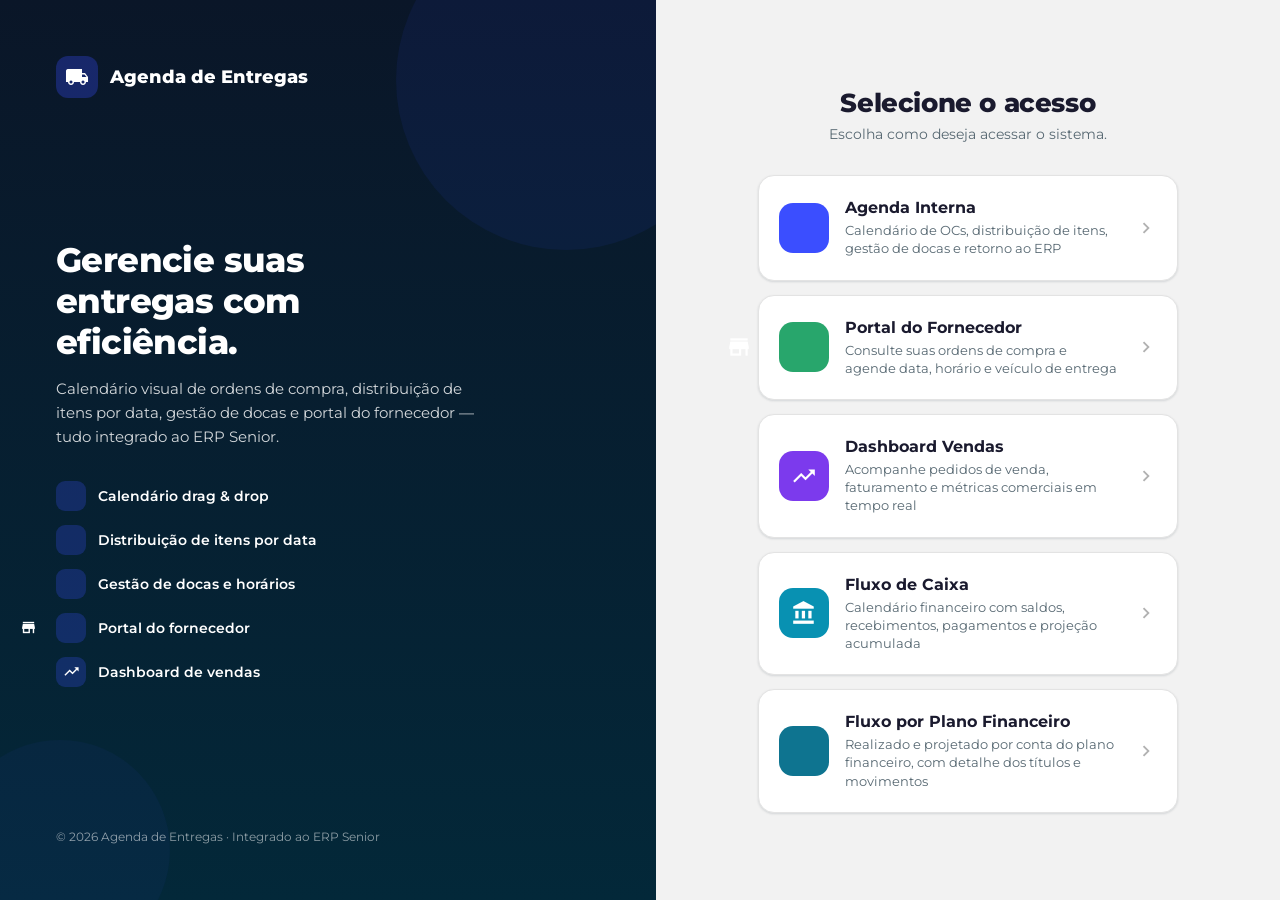
<file: templates/landing.html>
<!DOCTYPE html>
<html lang="pt-BR">
<head>
<meta charset="UTF-8" />
<meta name="viewport" content="width=device-width, initial-scale=1.0" />
<title>Agenda de Entregas</title>
<link rel="preconnect" href="https://fonts.googleapis.com" />
<link rel="preconnect" href="https://fonts.gstatic.com" crossorigin />
<link href="https://fonts.googleapis.com/css2?family=Montserrat:wght@400;500;600;700;800&display=swap" rel="stylesheet" />
<link href="https://fonts.googleapis.com/icon?family=Material+Icons" rel="stylesheet" />
<link rel="stylesheet" href="/static/css/volt.css" />
<link rel="stylesheet" href="/static/css/templates.css" />
<style>
  * { box-sizing: border-box; } body { margin: 0; }
  .landing { display: grid; grid-template-columns: 1.05fr 1fr; min-height: 100vh; font-family: var(--font); }

  .landing__brand {
    background: linear-gradient(180deg, #0a1628 0%, #032839 100%);
    color: #fff; padding: 56px; display: flex; flex-direction: column; justify-content: space-between;
    position: relative; overflow: hidden;
  }
  .landing__blob { position: absolute; border-radius: 50%; background: rgba(59,78,255,.08); pointer-events: none; }
  .landing__blob--1 { width: 340px; height: 340px; top: -90px; right: -80px; }
  .landing__blob--2 { width: 220px; height: 220px; bottom: -60px; left: -50px; background: rgba(59,78,255,.05); }
  .landing__brand > *:not(.landing__blob) { position: relative; z-index: 1; }
  .landing__logo { display: flex; align-items: center; gap: 12px; font-size: 18px; font-weight: 800; }
  .landing__logo .ic { width: 42px; height: 42px; border-radius: 12px; background: rgba(59,78,255,.3); display: flex; align-items: center; justify-content: center; }
  .landing__logo .ic .material-icons { font-size: 24px; }
  .landing__content h2 { font-size: 34px; font-weight: 800; line-height: 1.2; margin: 0 0 14px; letter-spacing: -.6px; }
  .landing__content p { font-size: 15px; color: rgba(255,255,255,.82); line-height: 1.6; max-width: 430px; margin: 0; }
  .landing__points { display: flex; flex-direction: column; gap: 14px; margin-top: 32px; }
  .landing__point { display: flex; align-items: center; gap: 12px; font-size: 14px; font-weight: 600; }
  .landing__point .ic2 { width: 30px; height: 30px; border-radius: 9px; background: rgba(59,78,255,.25); display: flex; align-items: center; justify-content: center; flex: none; }
  .landing__point .ic2 .material-icons { font-size: 17px; }
  .landing__foot { font-size: 12px; color: rgba(255,255,255,.55); }

  .landing__choose {
    display: flex; align-items: center; justify-content: center;
    padding: 40px; background: var(--gray-075);
  }
  .landing__inner { width: 100%; max-width: 420px; text-align: center; }
  .landing__title { font-family: var(--font); font-size: 26px; font-weight: 800; margin: 0 0 6px; letter-spacing: -.4px; color: var(--text); }
  .landing__sub { font-family: var(--font); font-size: 14px; color: var(--text-secondary); margin: 0 0 32px; }

  .landing__cards { display: flex; flex-direction: column; gap: 14px; }
  .landing__card {
    display: flex; align-items: center; gap: 16px;
    background: #fff; border: 1px solid var(--gray-100); border-radius: var(--radius-lg);
    padding: 22px 20px; text-decoration: none; color: var(--text);
    transition: all .2s ease; box-shadow: var(--shadow-sm);
    text-align: left;
  }
  .landing__card:hover {
    border-color: var(--primary-300); box-shadow: var(--shadow-md);
    transform: translateY(-2px);
  }
  .landing__card-icon {
    width: 50px; height: 50px; border-radius: 14px;
    display: flex; align-items: center; justify-content: center; flex: none;
  }
  .landing__card-icon .material-icons { font-size: 26px; color: #fff; }
  .landing__card-icon--agenda { background: var(--primary-500); }
  .landing__card-icon--forn { background: var(--success-500); }
  .landing__card-icon--vendas { background: #7c3aed; }
  .landing__card-icon--cash { background: #0891b2; }
  .landing__card-icon--plano { background: #0e7490; }
  .landing__card-info h3 { font-family: var(--font); font-size: 16px; font-weight: 700; margin: 0 0 4px; }
  .landing__card-info p { font-family: var(--font); font-size: 13px; color: var(--text-secondary); margin: 0; line-height: 1.4; }
  .landing__card .arrow { margin-left: auto; color: var(--gray-300); font-size: 22px; transition: color .15s; }
  .landing__card:hover .arrow { color: var(--primary-500); }

  @media (max-width: 860px) {
    .landing { grid-template-columns: 1fr; }
    .landing__brand { display: none; }
  }
</style>
</head>
<body>
<div class="landing">
  <!-- Brand panel -->
  <div class="landing__brand">
    <div class="landing__blob landing__blob--1"></div>
    <div class="landing__blob landing__blob--2"></div>
    <div class="landing__logo"><div class="ic"><span class="material-icons">local_shipping</span></div>Agenda de Entregas</div>
    <div class="landing__content">
      <h2>Gerencie suas<br>entregas com<br>eficiência.</h2>
      <p>Calendário visual de ordens de compra, distribuição de itens por data, gestão de docas e portal do fornecedor — tudo integrado ao ERP Senior.</p>
      <div class="landing__points">
        <div class="landing__point"><div class="ic2"><span class="material-icons">calendar_month</span></div>Calendário drag & drop</div>
        <div class="landing__point"><div class="ic2"><span class="material-icons">inventory_2</span></div>Distribuição de itens por data</div>
        <div class="landing__point"><div class="ic2"><span class="material-icons">warehouse</span></div>Gestão de docas e horários</div>
        <div class="landing__point"><div class="ic2"><span class="material-icons">storefront</span></div>Portal do fornecedor</div>
        <div class="landing__point"><div class="ic2"><span class="material-icons">trending_up</span></div>Dashboard de vendas</div>
      </div>
    </div>
    <div class="landing__foot">© 2026 Agenda de Entregas · Integrado ao ERP Senior</div>
  </div>

  <!-- Choose panel -->
  <div class="landing__choose">
    <div class="landing__inner">
      <h1 class="landing__title">Selecione o acesso</h1>
      <p class="landing__sub">Escolha como deseja acessar o sistema.</p>

      <div class="landing__cards">
        <a href="/agenda" class="landing__card">
          <div class="landing__card-icon landing__card-icon--agenda">
            <span class="material-icons">calendar_month</span>
          </div>
          <div class="landing__card-info">
            <h3>Agenda Interna</h3>
            <p>Calendário de OCs, distribuição de itens, gestão de docas e retorno ao ERP</p>
          </div>
          <span class="material-icons arrow">chevron_right</span>
        </a>

        <a href="/fornecedor" class="landing__card">
          <div class="landing__card-icon landing__card-icon--forn">
            <span class="material-icons">storefront</span>
          </div>
          <div class="landing__card-info">
            <h3>Portal do Fornecedor</h3>
            <p>Consulte suas ordens de compra e agende data, horário e veículo de entrega</p>
          </div>
          <span class="material-icons arrow">chevron_right</span>
        </a>

        <a href="/vendas" class="landing__card">
          <div class="landing__card-icon landing__card-icon--vendas">
            <span class="material-icons">trending_up</span>
          </div>
          <div class="landing__card-info">
            <h3>Dashboard Vendas</h3>
            <p>Acompanhe pedidos de venda, faturamento e métricas comerciais em tempo real</p>
          </div>
          <span class="material-icons arrow">chevron_right</span>
        </a>

        <a href="/cashflow" class="landing__card">
          <div class="landing__card-icon landing__card-icon--cash">
            <span class="material-icons">account_balance</span>
          </div>
          <div class="landing__card-info">
            <h3>Fluxo de Caixa</h3>
            <p>Calendário financeiro com saldos, recebimentos, pagamentos e projeção acumulada</p>
          </div>
          <span class="material-icons arrow">chevron_right</span>
        </a>

        <a href="/fluxo" class="landing__card">
          <div class="landing__card-icon landing__card-icon--plano">
            <span class="material-icons">account_tree</span>
          </div>
          <div class="landing__card-info">
            <h3>Fluxo por Plano Financeiro</h3>
            <p>Realizado e projetado por conta do plano financeiro, com detalhe dos títulos e movimentos</p>
          </div>
          <span class="material-icons arrow">chevron_right</span>
        </a>
      </div>
    </div>
  </div>
</div>
</body>
</html>
</file>
<file: static/css/volt.css>
/* ============================================================
   VOLT DESIGN SYSTEM — tokens + components
   Single source of truth. Shared by the showcase and the
   React + MUI package (copied to src/theme/volt.css).
   ============================================================ */

:root {
  /* -------- Primary -------- */
  --primary-050: #EEF0FF;
  --primary-100: #DBDCFF;
  --primary-200: #B3B9FF;
  --primary-300: #8D97FF;
  --primary-400: #6674FF;
  --primary-500: #3B4EFF;
  --primary-600: #2F3FCA;
  --primary-700: #2532A2;
  --primary-800: #032839;

  /* -------- Gray -------- */
  --gray-050: #EEEEEE;
  --gray-075: #F2F2F2;
  --gray-100: #E3E3E3;
  --gray-200: #CECECE;
  --gray-300: #B1B1B1;
  --gray-400: #919EA8;
  --gray-500: #576872;
  --gray-600: #4F4F4F;
  --gray-700: #696969;
  --gray-800: #000000;

  /* -------- Success -------- */
  --success-050: #E6F4EF;
  --success-100: #C7E8DD;
  --success-200: #99D0C1;
  --success-300: #6DCCA4;
  --success-400: #45B889;
  --success-500: #28A66C;
  --success-600: #1E8C59;
  --success-700: #157344;
  --success-800: #0D5933;

  /* -------- Error -------- */
  --error-050: #FDE5ED;
  --error-100: #F9B1C8;
  --error-200: #F683A0;
  --error-300: #F3567D;
  --error-400: #F12B66;
  --error-500: #F31155;
  --error-600: #DA0F4D;
  --error-700: #B70D43;
  --error-800: #940A39;

  /* -------- Warning -------- */
  --warning-050: #FFF9E5;
  --warning-100: #FCE4B3;
  --warning-200: #F9D082;
  --warning-300: #F5B851;
  --warning-400: #F2A92B;
  --warning-500: #EEA900;
  --warning-600: #D79700;
  --warning-700: #B58300;
  --warning-800: #916500;

  /* -------- Information (badges/alerts) -------- */
  --info-050: #E7F0FD;
  --info-100: #C7DDFB;
  --info-500: #1E6FE0;
  --info-700: #1657B4;

  /* -------- Featured (badges) -------- */
  --featured-050: #FCE7F3;
  --featured-500: #C2298A;

  /* -------- Semantic surface tokens -------- */
  --surface:        #FFFFFF;
  --surface-muted:  var(--gray-075);
  --border:         var(--gray-100);
  --border-strong:  var(--gray-200);
  --text:           #1A1A2E;
  --text-secondary: var(--gray-500);
  --text-disabled:  var(--gray-400);

  /* -------- Radius -------- */
  --radius-pill: 30px;
  --radius-lg: 16px;
  --radius-md: 12px;
  --radius-sm: 8px;
  --radius-xs: 4px;

  /* -------- Elevation -------- */
  --shadow-sm: 0 1px 2px rgba(3, 40, 57, .06), 0 1px 3px rgba(3, 40, 57, .08);
  --shadow-md: 0 4px 12px rgba(3, 40, 57, .10);
  --shadow-lg: 0 12px 32px rgba(3, 40, 57, .16);

  /* -------- Font -------- */
  --font: "Montserrat", system-ui, -apple-system, sans-serif;

  /* -------- Spacing scale (4pt) -------- */
  --space-1: 4px;  --space-2: 8px;  --space-3: 12px;
  --space-4: 16px; --space-5: 20px; --space-6: 24px;
  --space-8: 32px; --space-10: 40px; --space-12: 48px;
}

/* ============================================================
   TYPOGRAPHY  (desktop sizes; mobile via media query)
   ============================================================ */
.volt-h1 { font-family: var(--font); font-size: 28px; font-weight: 700; line-height: 1.25; color: var(--text); }
.volt-h2 { font-family: var(--font); font-size: 20px; font-weight: 700; line-height: 1.3;  color: var(--text); }
.volt-h3 { font-family: var(--font); font-size: 18px; font-weight: 700; line-height: 1.35; color: var(--text); }
.volt-h4 { font-family: var(--font); font-size: 16px; font-weight: 700; line-height: 1.4;  color: var(--text); }
.volt-h5 { font-family: var(--font); font-size: 14px; font-weight: 600; line-height: 1.4;  color: var(--text); }
.volt-h6 { font-family: var(--font); font-size: 12px; font-weight: 600; line-height: 1.4;  color: var(--text); }
.volt-h7 { font-family: var(--font); font-size: 12px; font-weight: 400; line-height: 1.45; color: var(--text-secondary); }
.volt-h8 { font-family: var(--font); font-size: 10px; font-weight: 700; line-height: 1.4;  color: var(--text); }

@media (max-width: 600px) {
  .volt-h1 { font-size: 24px; }
  .volt-h2 { font-size: 18px; }
  .volt-h3 { font-size: 16px; }
  .volt-h4 { font-size: 14px; }
  .volt-h5 { font-size: 13px; }
  .volt-h8 { font-size: 10px; }
}

/* ============================================================
   BUTTONS
   ============================================================ */
.volt-btn {
  font-family: var(--font);
  font-size: 14px;
  font-weight: 700;
  height: 45px;
  padding: 0 20px;
  border-radius: var(--radius-pill);
  display: inline-flex;
  align-items: center;
  justify-content: center;
  gap: 10px;
  border: none;
  cursor: pointer;
  white-space: nowrap;
  transition: background .15s ease, border-color .15s ease, color .15s ease, opacity .15s ease;
  user-select: none;
}
.volt-btn .material-icons { font-size: 20px; }
.volt-btn--icon-only { width: 45px; padding: 0; }

.volt-btn--primary { background: var(--primary-500); color: #fff; }
.volt-btn--primary:hover { background: var(--primary-600); }
.volt-btn--primary:active { background: var(--primary-700); }
.volt-btn--primary:disabled { background: var(--primary-200); cursor: not-allowed; }

.volt-btn--secondary { background: transparent; color: var(--primary-500); border: 1px solid var(--primary-500); }
.volt-btn--secondary:hover { background: var(--primary-050); }
.volt-btn--secondary:active { background: var(--primary-100); }
.volt-btn--secondary:disabled { border-color: var(--gray-200); color: var(--gray-400); background: transparent; opacity: .6; cursor: not-allowed; }

/* small / large size modifiers */
.volt-btn--sm { height: 36px; font-size: 13px; padding: 0 14px; }
.volt-btn--lg { height: 52px; font-size: 16px; padding: 0 28px; }

/* ============================================================
   BADGES
   ============================================================ */
.volt-badge {
  font-family: var(--font);
  font-weight: 700;
  font-size: 12px;
  padding: 4px 8px;
  border-radius: var(--radius-md);
  display: inline-flex;
  align-items: center;
  gap: 4px;
  line-height: 1;
}
.volt-badge .material-icons { font-size: 14px; }
.volt-badge--success     { background: var(--success-050); color: var(--success-700); }
.volt-badge--error       { background: var(--error-050);   color: var(--error-700);   }
.volt-badge--warning     { background: var(--warning-050); color: var(--warning-800); }
.volt-badge--information { background: var(--info-050);    color: var(--info-700);     }
.volt-badge--neutral     { background: var(--gray-075);    color: var(--gray-600);     }
.volt-badge--featured    { background: var(--featured-050);color: var(--featured-500); }
.volt-badge--primary     { background: var(--primary-050); color: var(--primary-600);  }

/* ============================================================
   COUNTER (quantity stepper)
   ============================================================ */
.volt-counter { display: inline-flex; align-items: center; gap: 8px; }
.volt-counter__btn {
  width: 34px; height: 34px;
  border-radius: var(--radius-sm);
  font-family: var(--font); font-size: 18px; font-weight: 700;
  display: inline-flex; align-items: center; justify-content: center;
  cursor: pointer; transition: background .15s ease, border-color .15s ease;
}
.volt-counter__btn--minus { background: #fff; border: 1px solid var(--gray-200); color: var(--gray-600); }
.volt-counter__btn--minus:hover { background: var(--gray-075); }
.volt-counter__btn--plus  { background: var(--primary-500); border: none; color: #fff; }
.volt-counter__btn--plus:hover  { background: var(--primary-600); }
.volt-counter__btn:disabled { opacity: .45; cursor: not-allowed; }
.volt-counter__value {
  min-width: 40px; height: 34px;
  border: 1px solid var(--gray-200); border-radius: var(--radius-sm);
  font-family: var(--font); font-size: 14px; font-weight: 700; color: var(--text);
  display: inline-flex; align-items: center; justify-content: center;
}
.volt-counter__remove {
  background: none; border: none; cursor: pointer; color: var(--error-500);
  display: inline-flex; align-items: center; padding: 4px; margin-left: 2px;
}
.volt-counter__remove .material-icons { font-size: 20px; }

/* ============================================================
   FORM FIELD
   ============================================================ */
.volt-field { display: flex; flex-direction: column; gap: 6px; font-family: var(--font); }
.volt-field__label { font-size: 12px; font-weight: 600; color: var(--text); }
.volt-field__input {
  height: 44px; padding: 0 14px;
  border: 1px solid var(--gray-200); border-radius: var(--radius-sm);
  font-family: var(--font); font-size: 14px; color: var(--text); background: #fff;
  transition: border-color .15s ease, box-shadow .15s ease;
  width: 100%; box-sizing: border-box;
}
.volt-field__input::placeholder { color: var(--gray-400); }
.volt-field__input:hover { border-color: var(--gray-300); }
.volt-field__input:focus { outline: none; border-color: var(--primary-500); box-shadow: 0 0 0 3px var(--primary-050); }
.volt-field__help { font-size: 12px; color: var(--text-secondary); }
.volt-field--error .volt-field__input { border-color: var(--error-500); }
.volt-field--error .volt-field__input:focus { box-shadow: 0 0 0 3px var(--error-050); }
.volt-field--error .volt-field__help { color: var(--error-600); }
.volt-field__input:disabled { background: var(--gray-075); color: var(--gray-400); cursor: not-allowed; border-color: var(--gray-100); }

/* ============================================================
   ACCORDION
   ============================================================ */
.volt-accordion { border: 1px solid var(--border); border-radius: var(--radius-sm); background: #fff; overflow: hidden; }
.volt-accordion + .volt-accordion { margin-top: 10px; }
.volt-accordion__header {
  display: flex; align-items: center; justify-content: space-between;
  padding: 16px 18px; cursor: pointer; font-family: var(--font);
  font-size: 14px; font-weight: 700; color: var(--text); background: #fff;
}
.volt-accordion__header .material-icons { color: var(--gray-500); transition: transform .2s ease; }
.volt-accordion__body { padding: 0 18px; max-height: 0; overflow: hidden; transition: max-height .25s ease, padding .25s ease; }
.volt-accordion.is-open .volt-accordion__body { padding: 4px 18px 18px; max-height: 600px; border-top: 1px solid var(--border); }
.volt-accordion.is-open .volt-accordion__header .material-icons { transform: rotate(180deg); }

/* ============================================================
   ALERT INLINE
   ============================================================ */
.volt-alert {
  display: flex; align-items: center; gap: 10px;
  padding: 12px 14px; border-radius: var(--radius-sm);
  font-family: var(--font); font-size: 13px; font-weight: 600; border: 1px solid transparent;
}
.volt-alert .material-icons { font-size: 18px; flex: none; }
.volt-alert--warning { background: var(--warning-050); border-color: var(--warning-200); color: var(--warning-800); }
.volt-alert--info    { background: var(--info-050);    border-color: var(--info-100);    color: var(--info-700); }
.volt-alert--success { background: var(--success-050); border-color: var(--success-200); color: var(--success-700); }
.volt-alert--error   { background: var(--error-050);   border-color: var(--error-200);   color: var(--error-700); }

/* ============================================================
   EMPTY STATE
   ============================================================ */
.volt-empty {
  display: flex; flex-direction: column; align-items: center; justify-content: center;
  text-align: center; gap: 8px; padding: 28px 20px; font-family: var(--font);
}
.volt-empty .material-icons { font-size: 32px; color: var(--gray-400); }
.volt-empty__title { font-size: 14px; font-weight: 700; color: var(--text); }
.volt-empty__desc { font-size: 13px; font-weight: 500; color: var(--text-secondary); max-width: 260px; }
.volt-empty__action { margin-top: 8px; }

/* ============================================================
   TOAST
   ============================================================ */
.volt-toast {
  display: flex; align-items: center; gap: 10px;
  background: #fff; border-radius: var(--radius-sm);
  box-shadow: var(--shadow-md); padding: 12px 14px;
  font-family: var(--font); font-size: 13px; font-weight: 600; color: var(--text);
  border: 1px solid var(--border); min-width: 240px; max-width: 340px;
}
.volt-toast .material-icons { font-size: 18px; flex: none; }
.volt-toast__msg { flex: 1; }
.volt-toast__close { background: none; border: none; cursor: pointer; color: var(--gray-400); display: inline-flex; }
.volt-toast__close .material-icons { font-size: 18px; }
.volt-toast--success { border-left: 3px solid var(--success-500); }
.volt-toast--success .volt-toast__icon { color: var(--success-500); }
.volt-toast--error   { border-left: 3px solid var(--error-500); }
.volt-toast--error .volt-toast__icon { color: var(--error-500); }
.volt-toast--warning { border-left: 3px solid var(--warning-500); background: var(--warning-050); }
.volt-toast--warning .volt-toast__icon { color: var(--warning-600); }
.volt-toast--info    { border-left: 3px solid var(--info-500); }
.volt-toast--info .volt-toast__icon { color: var(--info-500); }

/* ============================================================
   TABS / SEGMENTED CONTROL
   ============================================================ */
.volt-tabs { display: flex; gap: 10px; font-family: var(--font); }
.volt-tabs--scroll { overflow-x: auto; padding-bottom: 4px; }
.volt-tab {
  border: 1px solid var(--gray-200); background: #fff; color: var(--gray-600);
  border-radius: var(--radius-pill); padding: 7px 16px; font-size: 13px; font-weight: 600;
  cursor: pointer; white-space: nowrap; transition: all .15s ease;
}
.volt-tab:hover { border-color: var(--gray-300); }
.volt-tab.is-active { background: var(--primary-050); border-color: var(--primary-500); color: var(--primary-600); }

/* ============================================================
   BREADCRUMB & STEPPER
   ============================================================ */
.volt-breadcrumb { display: flex; align-items: center; gap: 8px; font-family: var(--font); font-size: 13px; }
.volt-breadcrumb a { color: var(--gray-400); text-decoration: none; font-weight: 600; }
.volt-breadcrumb a:hover { color: var(--gray-600); }
.volt-breadcrumb__sep { color: var(--gray-300); }
.volt-breadcrumb__current { color: var(--text); font-weight: 700; }

.volt-stepper { display: flex; align-items: center; gap: 8px; font-family: var(--font);
  border: 1px solid var(--border); border-radius: var(--radius-sm); padding: 12px 16px; flex-wrap: wrap; }
.volt-step { display: flex; align-items: center; gap: 8px; font-size: 13px; font-weight: 600; }
.volt-step__dot {
  width: 18px; height: 18px; border-radius: 50%; display: inline-flex; align-items: center; justify-content: center;
  border: 2px solid var(--gray-300); flex: none;
}
.volt-step__dot .material-icons { font-size: 12px; color: #fff; }
.volt-step--done .volt-step__dot { background: var(--success-500); border-color: var(--success-500); }
.volt-step--done { color: var(--text); }
.volt-step--active .volt-step__dot { border-color: var(--primary-500); background: var(--primary-500); position: relative; }
.volt-step--active .volt-step__dot::after { content: ""; width: 6px; height: 6px; border-radius: 50%; background: #fff; }
.volt-step--active { color: var(--primary-600); }
.volt-step--inactive { color: var(--gray-400); }
.volt-step__line { flex: 1; min-width: 18px; height: 2px; background: var(--gray-100); }

/* ============================================================
   CARDS — info / value / item
   ============================================================ */
.volt-card-info {
  background: var(--gray-075); border-radius: var(--radius-sm); padding: 14px 16px;
  font-family: var(--font); display: flex; flex-direction: column; gap: 4px;
}
.volt-card-info__label { font-size: 12px; font-weight: 500; color: var(--text-secondary); }
.volt-card-info__value { font-size: 16px; font-weight: 700; color: var(--text); }

.volt-card-value {
  border-radius: var(--radius-sm); padding: 14px 16px; font-family: var(--font);
  display: flex; flex-direction: column; gap: 4px;
}
.volt-card-value--primary { background: linear-gradient(135deg, var(--primary-050), #fff); border: 1px solid var(--primary-100); }
.volt-card-value--muted { background: var(--gray-075); }
.volt-card-value__label { font-size: 12px; font-weight: 500; color: var(--text-secondary); }
.volt-card-value__amount { font-size: 22px; font-weight: 700; }
.volt-card-value--primary .volt-card-value__amount { color: var(--primary-500); }
.volt-card-value--muted .volt-card-value__amount { color: var(--text); }
.volt-card-value__best { display: inline-flex; align-items: center; gap: 4px; font-size: 12px; font-weight: 700; color: var(--warning-700); }
.volt-card-value__best .material-icons { font-size: 14px; color: var(--warning-500); }
.volt-card-value__sub { font-size: 12px; color: var(--text-secondary); }
.volt-card-value__link { font-size: 13px; font-weight: 700; color: var(--primary-500); text-decoration: none; }

.volt-card-item {
  border: 1px solid var(--border); border-radius: var(--radius-sm); padding: 14px;
  font-family: var(--font); display: flex; flex-direction: column; gap: 14px; background: #fff;
}
.volt-card-item__top { display: flex; gap: 12px; }
.volt-card-item__img {
  width: 56px; height: 56px; border-radius: var(--radius-xs); background: var(--gray-075);
  flex: none; object-fit: contain; border: 1px solid var(--border);
}
.volt-card-item__info { display: flex; flex-direction: column; gap: 2px; }
.volt-card-item__sku { font-size: 12px; color: var(--text-secondary); }
.volt-card-item__title { font-size: 14px; font-weight: 700; color: var(--text); }
.volt-card-item__price { font-size: 14px; font-weight: 700; color: var(--primary-500); }
.volt-card-item__price small { color: var(--text-secondary); font-weight: 500; margin-left: 6px; }
.volt-card-item__actions { display: flex; align-items: center; justify-content: space-between; gap: 12px; }
.volt-card-item__max { font-size: 12px; color: var(--text-secondary); }
.volt-card-item__actions .volt-btn { flex: 1; }

/* ============================================================
   STATUS APPLIED
   ============================================================ */
.volt-status-applied {
  display: flex; align-items: center; justify-content: space-between; gap: 12px;
  padding: 10px 14px; border-radius: var(--radius-sm); font-family: var(--font);
  font-size: 13px; color: var(--text); background: var(--gray-075); border: 1px solid transparent;
}
.volt-status-applied--warning { background: var(--warning-050); border-color: var(--warning-200); }
.volt-status-applied strong { font-weight: 700; }
.volt-status-applied__remove { background: none; border: none; cursor: pointer; color: var(--error-600); font-weight: 700; font-size: 13px; font-family: var(--font); }

/* ============================================================
   MODAL
   ============================================================ */
.volt-modal-overlay {
  position: fixed; inset: 0; background: rgba(3, 40, 57, .45);
  display: flex; align-items: center; justify-content: center; z-index: 1000; padding: 20px;
}
.volt-modal {
  background: #fff; border-radius: var(--radius-lg); width: 100%; max-width: 440px;
  font-family: var(--font); box-shadow: var(--shadow-lg); overflow: hidden;
}
.volt-modal__header { display: flex; align-items: center; justify-content: space-between; padding: 20px 24px 0; }
.volt-modal__title { font-size: 18px; font-weight: 700; color: var(--text); }
.volt-modal__close { background: none; border: none; cursor: pointer; color: var(--gray-400); display: inline-flex; }
.volt-modal__body { padding: 12px 24px 20px; font-size: 14px; color: var(--text-secondary); line-height: 1.5; }
.volt-modal__actions { display: flex; justify-content: flex-end; gap: 10px; padding: 0 24px 24px; }
.volt-modal__icon { width: 48px; height: 48px; border-radius: 50%; display: flex; align-items: center; justify-content: center; margin-bottom: 4px; }
.volt-modal__icon .material-icons { font-size: 26px; }
.volt-modal__icon--info { background: var(--info-050); color: var(--info-500); }
.volt-modal__icon--success { background: var(--success-050); color: var(--success-500); }
.volt-modal__icon--warning { background: var(--warning-050); color: var(--warning-600); }
.volt-modal__icon--error { background: var(--error-050); color: var(--error-500); }

/* ============================================================
   SIDEBAR
   ============================================================ */
.volt-sidebar {
  background: var(--primary-800); color: #fff; width: 240px; min-height: 100%;
  font-family: var(--font); display: flex; flex-direction: column; padding: 16px 12px; gap: 6px;
}
.volt-sidebar__top { display: flex; align-items: center; justify-content: space-between; padding: 4px 8px 12px; }
.volt-sidebar__logo { font-size: 18px; font-weight: 800; letter-spacing: .5px; }
.volt-sidebar__menu-btn { background: rgba(255,255,255,.08); border: none; color: #fff; width: 34px; height: 34px; border-radius: var(--radius-sm); cursor: pointer; display: inline-flex; align-items: center; justify-content: center; }
.volt-sidebar__user { display: flex; align-items: center; gap: 10px; padding: 8px; margin-bottom: 8px; }
.volt-sidebar__avatar { width: 30px; height: 30px; border-radius: 50%; background: var(--primary-100); color: var(--primary-700); font-size: 11px; font-weight: 700; display: inline-flex; align-items: center; justify-content: center; }
.volt-sidebar__name { font-size: 13px; font-weight: 700; }
.volt-nav-item {
  display: flex; align-items: center; gap: 12px; padding: 11px 14px; border-radius: var(--radius-sm);
  color: rgba(255,255,255,.85); font-size: 14px; font-weight: 600; cursor: pointer; transition: background .15s ease;
}
.volt-nav-item .material-icons { font-size: 20px; }
.volt-nav-item:hover { background: rgba(255,255,255,.06); }
.volt-nav-item.is-active { background: var(--primary-050); color: var(--primary-600); }
.volt-nav-item__chevron { margin-left: auto; }

/* ============================================================
   PROGRESS BAR (linear)
   ============================================================ */
.volt-progress-wrap { font-family: var(--font); width: 100%; }
.volt-progress-head { display: flex; justify-content: space-between; align-items: baseline; margin-bottom: 6px; }
.volt-progress-head__label { font-size: 12px; font-weight: 600; color: var(--text); }
.volt-progress-head__value { font-size: 12px; font-weight: 700; color: var(--primary-600); }
.volt-progress { height: 8px; background: var(--gray-100); border-radius: 999px; overflow: hidden; width: 100%; }
.volt-progress__fill { height: 100%; background: var(--primary-500); border-radius: 999px; transition: width .35s ease; }
.volt-progress--sm { height: 5px; }
.volt-progress--lg { height: 12px; }
.volt-progress--success .volt-progress__fill { background: var(--success-500); }
.volt-progress--warning .volt-progress__fill { background: var(--warning-500); }
.volt-progress--error .volt-progress__fill { background: var(--error-500); }
.volt-progress--indeterminate .volt-progress__fill { width: 40% !important; animation: voltIndeterminate 1.3s infinite ease-in-out; }
@keyframes voltIndeterminate { 0% { margin-left: -40%; } 100% { margin-left: 100%; } }

/* ============================================================
   SPINNER (circular)
   ============================================================ */
.volt-spinner { width: 28px; height: 28px; border-radius: 50%; border: 3px solid var(--gray-100); border-top-color: var(--primary-500); animation: voltSpin .8s linear infinite; display: inline-block; }
.volt-spinner--sm { width: 18px; height: 18px; border-width: 2px; }
.volt-spinner--lg { width: 44px; height: 44px; border-width: 4px; }
@keyframes voltSpin { to { transform: rotate(360deg); } }

/* ============================================================
   SWITCH / CHECKBOX / RADIO
   ============================================================ */
.volt-control { display: inline-flex; align-items: center; gap: 10px; font-family: var(--font); font-size: 14px; color: var(--text); cursor: pointer; }
.volt-control--disabled { opacity: .55; cursor: not-allowed; }

.volt-switch { width: 42px; height: 24px; border-radius: 999px; background: var(--gray-300); position: relative; cursor: pointer; transition: background .2s ease; border: none; padding: 0; flex: none; }
.volt-switch::after { content: ""; position: absolute; top: 3px; left: 3px; width: 18px; height: 18px; border-radius: 50%; background: #fff; transition: transform .2s ease; box-shadow: var(--shadow-sm); }
.volt-switch.is-on { background: var(--primary-500); }
.volt-switch.is-on::after { transform: translateX(18px); }
.volt-switch:disabled { opacity: .5; cursor: not-allowed; }

.volt-check { width: 20px; height: 20px; border-radius: 6px; border: 2px solid var(--gray-300); display: inline-flex; align-items: center; justify-content: center; cursor: pointer; background: #fff; transition: all .15s ease; flex: none; padding: 0; }
.volt-check .material-icons { font-size: 15px; color: #fff; opacity: 0; transition: opacity .12s ease; }
.volt-check.is-checked { background: var(--primary-500); border-color: var(--primary-500); }
.volt-check.is-checked .material-icons { opacity: 1; }

.volt-radio { width: 20px; height: 20px; border-radius: 50%; border: 2px solid var(--gray-300); display: inline-flex; align-items: center; justify-content: center; cursor: pointer; background: #fff; transition: all .15s ease; flex: none; padding: 0; }
.volt-radio.is-checked { border-color: var(--primary-500); }
.volt-radio.is-checked::after { content: ""; width: 10px; height: 10px; border-radius: 50%; background: var(--primary-500); }

/* ============================================================
   SELECT / DROPDOWN
   ============================================================ */
.volt-select { display: flex; flex-direction: column; gap: 6px; font-family: var(--font); }
.volt-select__field {
  height: 44px; padding: 0 12px 0 14px; border: 1px solid var(--gray-200); border-radius: var(--radius-sm);
  background: #fff; display: flex; align-items: center; justify-content: space-between; gap: 8px;
  font-size: 14px; color: var(--text); cursor: pointer; transition: border-color .15s ease, box-shadow .15s ease;
}
.volt-select__field:hover { border-color: var(--gray-300); }
.volt-select__field.is-open { border-color: var(--primary-500); box-shadow: 0 0 0 3px var(--primary-050); }
.volt-select__field .material-icons { color: var(--gray-500); transition: transform .2s ease; }
.volt-select__field.is-open .material-icons { transform: rotate(180deg); }
.volt-select__field.is-placeholder { color: var(--gray-400); }
.volt-select__menu { border: 1px solid var(--gray-100); border-radius: var(--radius-sm); background: #fff; box-shadow: var(--shadow-md); padding: 6px; margin-top: 6px; }
.volt-select__option { padding: 9px 12px; border-radius: 6px; font-size: 14px; color: var(--text); cursor: pointer; display: flex; align-items: center; justify-content: space-between; }
.volt-select__option:hover { background: var(--gray-075); }
.volt-select__option.is-selected { background: var(--primary-050); color: var(--primary-600); font-weight: 600; }
.volt-select__option.is-selected .material-icons { font-size: 18px; }

/* ============================================================
   SLIDER
   ============================================================ */
.volt-slider { position: relative; height: 6px; background: var(--gray-100); border-radius: 999px; margin: 16px 9px; }
.volt-slider__fill { position: absolute; left: 0; top: 0; height: 100%; background: var(--primary-500); border-radius: 999px; }
.volt-slider__thumb { position: absolute; top: 50%; width: 18px; height: 18px; border-radius: 50%; background: #fff; border: 2px solid var(--primary-500); transform: translate(-50%, -50%); box-shadow: var(--shadow-sm); cursor: pointer; }
.volt-slider__tip { position: absolute; bottom: 18px; transform: translateX(-50%); background: var(--primary-800); color: #fff; font-size: 11px; font-weight: 700; padding: 3px 7px; border-radius: 6px; font-family: var(--font); }

/* ============================================================
   AVATAR
   ============================================================ */
.volt-avatar { width: 40px; height: 40px; border-radius: 50%; background: var(--primary-100); color: var(--primary-700); font-family: var(--font); font-weight: 700; font-size: 14px; display: inline-flex; align-items: center; justify-content: center; position: relative; }
.volt-avatar img { width: 100%; height: 100%; border-radius: 50%; object-fit: cover; }
.volt-avatar--sm { width: 30px; height: 30px; font-size: 11px; }
.volt-avatar--lg { width: 56px; height: 56px; font-size: 18px; }
.volt-avatar__status { position: absolute; bottom: 0; right: 0; width: 11px; height: 11px; border-radius: 50%; border: 2px solid #fff; }
.volt-avatar__status--online { background: var(--success-500); }
.volt-avatar__status--busy { background: var(--error-500); }
.volt-avatar__status--away { background: var(--warning-500); }
.volt-avatar-group { display: inline-flex; }
.volt-avatar-group .volt-avatar { border: 2px solid #fff; margin-left: -10px; }
.volt-avatar-group .volt-avatar:first-child { margin-left: 0; }
.volt-avatar-group .volt-avatar--more { background: var(--gray-100); color: var(--gray-600); font-size: 12px; }

/* ============================================================
   TOOLTIP (static demo)
   ============================================================ */
.volt-tooltip { position: relative; background: var(--primary-800); color: #fff; font-family: var(--font); font-size: 12px; font-weight: 600; padding: 8px 12px; border-radius: var(--radius-sm); display: inline-block; }
.volt-tooltip::after { content: ""; position: absolute; bottom: -5px; left: 50%; transform: translateX(-50%) rotate(45deg); width: 10px; height: 10px; background: var(--primary-800); }

/* ============================================================
   PAGINATION
   ============================================================ */
.volt-pagination { display: inline-flex; gap: 6px; align-items: center; font-family: var(--font); }
.volt-page { min-width: 34px; height: 34px; padding: 0 8px; border-radius: var(--radius-sm); border: 1px solid var(--gray-200); background: #fff; font-weight: 600; font-size: 13px; color: var(--gray-600); cursor: pointer; display: inline-flex; align-items: center; justify-content: center; transition: all .15s ease; }
.volt-page:hover:not(:disabled):not(.is-active) { border-color: var(--gray-300); background: var(--gray-075); }
.volt-page.is-active { background: var(--primary-500); border-color: var(--primary-500); color: #fff; }
.volt-page:disabled { opacity: .45; cursor: not-allowed; }
.volt-page .material-icons { font-size: 18px; }
.volt-page--dots { border: none; background: none; cursor: default; }

/* ============================================================
   SKELETON
   ============================================================ */
.volt-skeleton { background: linear-gradient(90deg, var(--gray-100) 25%, var(--gray-075) 37%, var(--gray-100) 63%); background-size: 400% 100%; animation: voltShimmer 1.4s ease infinite; border-radius: 6px; }
.volt-skeleton--text { height: 12px; }
.volt-skeleton--circle { border-radius: 50%; }
@keyframes voltShimmer { 0% { background-position: 100% 0; } 100% { background-position: -100% 0; } }

/* ============================================================
   DATA TABLE
   ============================================================ */
.volt-table__wrap { border: 1px solid var(--gray-100); border-radius: var(--radius-md); overflow: hidden; background: #fff; }
.volt-table { width: 100%; border-collapse: collapse; font-family: var(--font); font-size: 13px; }
.volt-table th { text-align: left; font-size: 11px; font-weight: 700; letter-spacing: .5px; text-transform: uppercase; color: var(--gray-500); padding: 12px 16px; border-bottom: 1px solid var(--gray-100); background: var(--gray-075); }
.volt-table td { padding: 14px 16px; border-bottom: 1px solid var(--gray-100); color: var(--text); }
.volt-table tbody tr:last-child td { border-bottom: none; }
.volt-table tbody tr:hover { background: var(--gray-075); }
.volt-table__num { text-align: right; font-variant-numeric: tabular-nums; }
.volt-table th.is-sortable { cursor: pointer; user-select: none; white-space: nowrap; transition: color .15s ease; }
.volt-table th.is-sortable:hover { color: var(--gray-700); }
.volt-table th.is-sortable .volt-sort-ico { font-size: 15px; vertical-align: -3px; margin-left: 4px; color: var(--gray-300); transition: color .15s ease; }
.volt-table th.is-active { color: var(--primary-600); }
.volt-table th.is-active .volt-sort-ico { color: var(--primary-500); }
.volt-table th.is-sortable.volt-table__num .volt-sort-ico { margin-left: 4px; }

/* ============================================================
   SEARCH FIELD
   ============================================================ */
.volt-search { position: relative; width: 100%; }
.volt-search > .material-icons { position: absolute; left: 14px; top: 50%; transform: translateY(-50%); color: var(--gray-400); font-size: 20px; pointer-events: none; }
.volt-search input { height: 44px; width: 100%; padding: 0 16px 0 42px; border-radius: var(--radius-pill); border: 1px solid var(--gray-200); font-family: var(--font); font-size: 14px; color: var(--text); background: #fff; box-sizing: border-box; transition: border-color .15s ease, box-shadow .15s ease; }
.volt-search input::placeholder { color: var(--gray-400); }
.volt-search input:focus { outline: none; border-color: var(--primary-500); box-shadow: 0 0 0 3px var(--primary-050); }

/* ============================================================
   DIVIDER
   ============================================================ */
.volt-divider { height: 1px; background: var(--gray-100); border: none; margin: 0; width: 100%; }
.volt-divider--label { display: flex; align-items: center; gap: 12px; color: var(--text-secondary); font-family: var(--font); font-size: 12px; font-weight: 600; background: none; height: auto; }
.volt-divider--label::before, .volt-divider--label::after { content: ""; flex: 1; height: 1px; background: var(--gray-100); }

/* ============================================================
   CALENDAR
   ============================================================ */
.volt-cal { width: 300px; font-family: var(--font); background: #fff; border: 1px solid var(--gray-100); border-radius: var(--radius-lg); padding: 14px; box-shadow: var(--shadow-sm); }
.volt-cal__head { display: flex; align-items: center; justify-content: space-between; margin-bottom: 10px; }
.volt-cal__title { font-size: 14px; font-weight: 700; color: var(--text); text-transform: capitalize; }
.volt-cal__nav { display: flex; gap: 4px; }
.volt-cal__nav button { width: 30px; height: 30px; border-radius: 8px; border: 1px solid var(--gray-100); background: #fff; cursor: pointer; display: inline-flex; align-items: center; justify-content: center; color: var(--gray-600); }
.volt-cal__nav button:hover { background: var(--gray-075); }
.volt-cal__nav .material-icons { font-size: 18px; }
.volt-cal__grid { display: grid; grid-template-columns: repeat(7, 1fr); }
.volt-cal__dow { font-size: 11px; font-weight: 700; color: var(--gray-400); text-align: center; padding: 6px 0; text-transform: uppercase; }
.volt-cal__day { aspect-ratio: 1; border: none; background: none; font-family: var(--font); font-size: 13px; font-weight: 600; color: var(--text); cursor: pointer; display: flex; align-items: center; justify-content: center; transition: background .12s ease; position: relative; }
.volt-cal__day::before { content: ""; position: absolute; inset: 2px; border-radius: 9px; z-index: -1; }
.volt-cal__day:hover:not(.is-disabled):not(.is-selected):not(.is-range-start):not(.is-range-end)::before { background: var(--primary-050); }
.volt-cal__day.is-muted { color: var(--gray-300); }
.volt-cal__day.is-today { color: var(--primary-600); font-weight: 800; }
.volt-cal__day.is-today::after { content: ""; position: absolute; bottom: 5px; width: 4px; height: 4px; border-radius: 50%; background: var(--primary-500); }
.volt-cal__day.is-selected, .volt-cal__day.is-range-start, .volt-cal__day.is-range-end { color: #fff; }
.volt-cal__day.is-selected::before, .volt-cal__day.is-range-start::before, .volt-cal__day.is-range-end::before { background: var(--primary-500); }
.volt-cal__day.is-range { color: var(--primary-700); }
.volt-cal__day.is-range::before { background: var(--primary-050); inset: 2px 0; border-radius: 0; }
.volt-cal__day.is-range-start::before { border-radius: 9px 0 0 9px; inset: 2px 0 2px 2px; }
.volt-cal__day.is-range-end::before { border-radius: 0 9px 9px 0; inset: 2px 2px 2px 0; }
.volt-cal__day.is-disabled { color: var(--gray-200); cursor: not-allowed; }
.volt-cal__foot { display: flex; justify-content: space-between; align-items: center; margin-top: 10px; padding-top: 12px; border-top: 1px solid var(--gray-100); font-size: 12px; color: var(--text-secondary); }
.volt-cal__foot b { color: var(--text); font-weight: 700; }
.volt-cal__today-btn { border: none; background: none; color: var(--primary-600); font-weight: 700; font-size: 12px; cursor: pointer; font-family: var(--font); }

/* ============================================================
   DATE PICKER (field + popover)
   ============================================================ */
.volt-datepicker { position: relative; display: inline-block; font-family: var(--font); }
.volt-datepicker__field { display: flex; align-items: center; gap: 8px; height: 44px; padding: 0 14px; min-width: 220px; border: 1px solid var(--gray-200); border-radius: var(--radius-sm); background: #fff; cursor: pointer; font-size: 14px; color: var(--text); transition: border-color .15s ease, box-shadow .15s ease; }
.volt-datepicker__field:hover { border-color: var(--gray-300); }
.volt-datepicker__field.is-open { border-color: var(--primary-500); box-shadow: 0 0 0 3px var(--primary-050); }
.volt-datepicker__field .material-icons { color: var(--gray-500); font-size: 20px; }
.volt-datepicker__field .ph { color: var(--gray-400); }
.volt-datepicker__pop { position: absolute; top: calc(100% + 6px); left: 0; z-index: 60; }

/* ============================================================
   MULTI-SELECT / AUTOCOMPLETE
   ============================================================ */
.volt-multiselect { position: relative; font-family: var(--font); width: 360px; max-width: 100%; }
.volt-multiselect__control { min-height: 44px; border: 1px solid var(--gray-200); border-radius: var(--radius-sm); padding: 6px 8px; display: flex; flex-wrap: wrap; gap: 6px; align-items: center; background: #fff; cursor: text; transition: border-color .15s ease, box-shadow .15s ease; }
.volt-multiselect__control.is-open { border-color: var(--primary-500); box-shadow: 0 0 0 3px var(--primary-050); }
.volt-chip { display: inline-flex; align-items: center; gap: 4px; background: var(--primary-050); color: var(--primary-700); border-radius: 6px; padding: 3px 5px 3px 9px; font-size: 12.5px; font-weight: 600; }
.volt-chip button { border: none; background: none; cursor: pointer; color: var(--primary-500); display: inline-flex; padding: 0; }
.volt-chip .material-icons { font-size: 15px; }
.volt-multiselect__input { border: none; outline: none; font-family: var(--font); font-size: 14px; flex: 1; min-width: 90px; padding: 4px; color: var(--text); background: transparent; }
.volt-multiselect__menu { position: absolute; top: calc(100% + 6px); left: 0; right: 0; background: #fff; border: 1px solid var(--gray-100); border-radius: var(--radius-sm); box-shadow: var(--shadow-md); padding: 6px; max-height: 220px; overflow-y: auto; z-index: 60; }
.volt-multiselect__opt { padding: 9px 12px; border-radius: 6px; font-size: 14px; cursor: pointer; display: flex; align-items: center; justify-content: space-between; gap: 8px; color: var(--text); }
.volt-multiselect__opt:hover, .volt-multiselect__opt.is-active { background: var(--gray-075); }
.volt-multiselect__opt.is-selected { color: var(--primary-600); font-weight: 600; }
.volt-multiselect__opt.is-selected .material-icons { font-size: 18px; color: var(--primary-500); }
.volt-multiselect__empty { padding: 12px; color: var(--text-secondary); font-size: 13px; text-align: center; }

/* ============================================================
   DROPZONE (file upload)
   ============================================================ */
.volt-dropzone { border: 2px dashed var(--gray-200); border-radius: var(--radius-lg); padding: 28px; text-align: center; font-family: var(--font); background: var(--gray-075); cursor: pointer; transition: border-color .15s ease, background .15s ease; }
.volt-dropzone:hover { border-color: var(--primary-300); }
.volt-dropzone.is-drag { border-color: var(--primary-500); background: var(--primary-050); }
.volt-dropzone__ic { width: 48px; height: 48px; border-radius: 12px; background: #fff; border: 1px solid var(--gray-100); display: inline-flex; align-items: center; justify-content: center; color: var(--primary-500); margin-bottom: 10px; }
.volt-dropzone__ic .material-icons { font-size: 24px; }
.volt-dropzone h4 { margin: 0 0 4px; font-size: 14px; font-weight: 700; color: var(--text); }
.volt-dropzone p { margin: 0; font-size: 12.5px; color: var(--text-secondary); }
.volt-dropzone__hint { color: var(--primary-600); font-weight: 700; }
.volt-filelist { margin-top: 14px; display: flex; flex-direction: column; gap: 8px; }
.volt-file { display: flex; align-items: center; gap: 12px; padding: 10px 12px; border: 1px solid var(--gray-100); border-radius: 10px; background: #fff; }
.volt-file__ic { width: 34px; height: 34px; border-radius: 8px; background: var(--primary-050); color: var(--primary-500); display: flex; align-items: center; justify-content: center; flex: none; }
.volt-file__meta { flex: 1; min-width: 0; }
.volt-file__name { font-size: 13px; font-weight: 600; color: var(--text); white-space: nowrap; overflow: hidden; text-overflow: ellipsis; }
.volt-file__size { font-size: 11px; color: var(--text-secondary); }
.volt-file__remove { border: none; background: none; cursor: pointer; color: var(--gray-400); display: inline-flex; }
.volt-file__remove:hover { color: var(--error-500); }

/* ============================================================
   TIMELINE
   ============================================================ */
.volt-timeline { position: relative; padding-left: 30px; font-family: var(--font); }
.volt-timeline::before { content: ""; position: absolute; left: 9px; top: 6px; bottom: 6px; width: 2px; background: var(--gray-100); }
.volt-tl-item { position: relative; padding-bottom: 22px; }
.volt-tl-item:last-child { padding-bottom: 0; }
.volt-tl-dot { position: absolute; left: -30px; top: 1px; width: 20px; height: 20px; border-radius: 50%; background: #fff; border: 2px solid var(--gray-300); display: flex; align-items: center; justify-content: center; }
.volt-tl-dot .material-icons { font-size: 12px; color: #fff; }
.volt-tl-dot--done { background: var(--success-500); border-color: var(--success-500); }
.volt-tl-dot--active { border-color: var(--primary-500); }
.volt-tl-dot--active::after { content: ""; width: 8px; height: 8px; border-radius: 50%; background: var(--primary-500); }
.volt-tl-dot--warning { background: var(--warning-500); border-color: var(--warning-500); }
.volt-tl-item__time { font-size: 11px; color: var(--text-secondary); font-weight: 700; text-transform: uppercase; letter-spacing: .4px; }
.volt-tl-item__title { font-size: 14px; font-weight: 700; color: var(--text); margin: 2px 0 3px; }
.volt-tl-item__desc { font-size: 13px; color: var(--text-secondary); line-height: 1.45; }

/* ============================================================
   WIZARD (multi-step)
   ============================================================ */
.volt-wizard { font-family: var(--font); background: #fff; border: 1px solid var(--gray-100); border-radius: var(--radius-lg); box-shadow: var(--shadow-sm); overflow: hidden; }
.volt-wizard__steps { display: flex; align-items: center; padding: 22px 24px; border-bottom: 1px solid var(--gray-100); }
.volt-wstep { display: flex; align-items: center; gap: 12px; }
.volt-wstep__bullet { width: 32px; height: 32px; border-radius: 50%; display: flex; align-items: center; justify-content: center; font-size: 13px; font-weight: 700; flex: none; border: 2px solid var(--gray-200); background: #fff; color: var(--gray-400); transition: all .2s ease; }
.volt-wstep__bullet .material-icons { font-size: 17px; }
.volt-wstep__info { display: flex; flex-direction: column; line-height: 1.2; }
.volt-wstep__k { font-size: 10px; font-weight: 700; letter-spacing: .6px; text-transform: uppercase; color: var(--gray-400); }
.volt-wstep__t { font-size: 13.5px; font-weight: 700; color: var(--gray-500); transition: color .2s ease; }
.volt-wstep__line { flex: 1; height: 2px; background: var(--gray-100); margin: 0 16px; border-radius: 2px; transition: background .25s ease; }
.volt-wstep__line.is-filled { background: var(--success-500); }
.volt-wstep--done .volt-wstep__bullet { background: var(--success-500); border-color: var(--success-500); color: #fff; }
.volt-wstep--done .volt-wstep__t { color: var(--text); }
.volt-wstep--active .volt-wstep__bullet { background: var(--primary-500); border-color: var(--primary-500); color: #fff; box-shadow: 0 0 0 4px var(--primary-050); }
.volt-wstep--active .volt-wstep__t { color: var(--text); }
.volt-wizard__body { padding: 24px; }
.volt-wizard__heading { margin: 0 0 4px; font-size: 18px; font-weight: 700; color: var(--text); }
.volt-wizard__sub { margin: 0 0 20px; font-size: 13px; color: var(--text-secondary); }
.volt-wizard__foot { display: flex; align-items: center; justify-content: space-between; padding: 16px 24px; border-top: 1px solid var(--gray-100); background: var(--gray-075); }
.volt-wizard__count { font-size: 13px; color: var(--text-secondary); font-weight: 700; }
.volt-wizard__actions { display: flex; gap: 10px; }
.volt-wizard__done { text-align: center; padding: 18px 0 8px; }
.volt-wizard__done-ic { width: 56px; height: 56px; border-radius: 50%; background: var(--success-050); color: var(--success-500); display: inline-flex; align-items: center; justify-content: center; margin-bottom: 12px; }
.volt-wizard__done-ic .material-icons { font-size: 30px; }
@media (max-width: 640px) {
  .volt-wstep__info { display: none; }
  .volt-wstep__line { margin: 0 8px; }
}

/* ============================================================
   NAVBAR (top navigation)
   ============================================================ */
.volt-navbar { display: flex; align-items: center; gap: 18px; height: 64px; padding: 0 22px; background: #fff; border-bottom: 1px solid var(--gray-100); font-family: var(--font); }
.volt-navbar__brand { display: flex; align-items: center; gap: 11px; font-weight: 800; font-size: 16px; color: var(--primary-800); white-space: nowrap; }
.volt-navbar__logo { width: 34px; height: 34px; border-radius: 10px; background: var(--primary-500); display: flex; align-items: center; justify-content: center; flex: none; }
.volt-navbar__logo .material-icons { color: #fff; font-size: 20px; }
.volt-navbar__links { display: flex; align-items: center; gap: 4px; height: 100%; }
.volt-navbar__link { padding: 8px 14px; border-radius: 9px; font-size: 14px; font-weight: 600; color: var(--gray-600); cursor: pointer; text-decoration: none; display: inline-flex; align-items: center; gap: 8px; transition: background .15s ease, color .15s ease; white-space: nowrap; }
.volt-navbar__link .material-icons { font-size: 19px; }
.volt-navbar__link:hover { background: var(--gray-075); color: var(--text); }
.volt-navbar__link.is-active { background: var(--primary-050); color: var(--primary-600); }
.volt-navbar__spacer { flex: 1; }
.volt-navbar__actions { display: flex; align-items: center; gap: 8px; }
.volt-navbar__icon { width: 40px; height: 40px; border-radius: 11px; border: 1px solid var(--gray-100); background: #fff; color: var(--gray-600); cursor: pointer; display: inline-flex; align-items: center; justify-content: center; position: relative; transition: background .15s ease; }
.volt-navbar__icon:hover { background: var(--gray-075); }
.volt-navbar__icon .dot { position: absolute; top: 9px; right: 10px; width: 8px; height: 8px; border-radius: 50%; background: var(--error-500); border: 2px solid #fff; }
.volt-navbar__divider { width: 1px; height: 30px; background: var(--gray-100); margin: 0 2px; }
.volt-navbar__user { display: flex; align-items: center; gap: 9px; padding: 4px 8px 4px 4px; border-radius: 999px; cursor: pointer; transition: background .15s ease; }
.volt-navbar__user:hover { background: var(--gray-075); }
.volt-navbar__user .nm { font-size: 13px; font-weight: 700; line-height: 1.1; }
.volt-navbar__burger { display: none; width: 40px; height: 40px; border-radius: 11px; border: 1px solid var(--gray-100); background: #fff; color: var(--gray-700); cursor: pointer; align-items: center; justify-content: center; }

/* underline variant */
.volt-navbar--underline .volt-navbar__link { border-radius: 0; height: 100%; position: relative; }
.volt-navbar--underline .volt-navbar__link:hover { background: none; }
.volt-navbar--underline .volt-navbar__link.is-active { background: none; color: var(--primary-600); }
.volt-navbar--underline .volt-navbar__link.is-active::after { content: ""; position: absolute; left: 12px; right: 12px; bottom: 0; height: 3px; border-radius: 3px 3px 0 0; background: var(--primary-500); }

/* brand (dark) variant */
.volt-navbar--brand { background: var(--primary-800); border-bottom: none; }
.volt-navbar--brand .volt-navbar__brand { color: #fff; }
.volt-navbar--brand .volt-navbar__link { color: rgba(255,255,255,.8); }
.volt-navbar--brand .volt-navbar__link:hover { background: rgba(255,255,255,.08); color: #fff; }
.volt-navbar--brand .volt-navbar__link.is-active { background: var(--primary-500); color: #fff; }
.volt-navbar--brand .volt-navbar__icon { background: rgba(255,255,255,.08); border-color: rgba(255,255,255,.14); color: #fff; }
.volt-navbar--brand .volt-navbar__icon:hover { background: rgba(255,255,255,.16); }
.volt-navbar--brand .volt-navbar__divider { background: rgba(255,255,255,.16); }
.volt-navbar--brand .volt-navbar__user:hover { background: rgba(255,255,255,.08); }
.volt-navbar--brand .volt-navbar__user .nm { color: #fff; }

@media (max-width: 760px) {
  .volt-navbar__links { display: none; }
  .volt-navbar__burger { display: inline-flex; }
}
</file>
<file: static/css/templates.css>
/* ============================================================
   VOLT — Page templates (auth + error)
   Shared styles for Login, Register, 404 and 500.
   Requires volt.css (tokens + components).
   ============================================================ */

/* ---------------- AUTH (split layout) ---------------- */
.auth { display: grid; grid-template-columns: 1.05fr 1fr; min-height: 100vh; font-family: var(--font); }

.auth__brand {
  background:
    linear-gradient(150deg, rgba(47,63,202,.80), rgba(3,40,57,.90)),
    url("brand-watermark.png") center / cover no-repeat;
  color: #fff; padding: 56px; display: flex; flex-direction: column; justify-content: space-between;
  position: relative; overflow: hidden;
}
.auth__blob { position: absolute; border-radius: 50%; background: rgba(255,255,255,.07); pointer-events: none; }
.auth__blob--1 { width: 340px; height: 340px; top: -90px; right: -80px; }
.auth__blob--2 { width: 220px; height: 220px; bottom: -60px; left: -50px; background: rgba(255,255,255,.05); }
.auth__brand > *:not(.auth__blob) { position: relative; z-index: 1; }
.auth__brand-logo { display: flex; align-items: center; gap: 12px; font-size: 18px; font-weight: 800; }
.auth__brand-logo .ic { width: 42px; height: 42px; border-radius: 12px; background: rgba(255,255,255,.16); display: flex; align-items: center; justify-content: center; }
.auth__brand-logo .ic .material-icons { font-size: 24px; }
.auth__brand-content h2 { font-size: 34px; font-weight: 800; line-height: 1.2; margin: 0 0 14px; letter-spacing: -.6px; }
.auth__brand-content p { font-size: 15px; color: rgba(255,255,255,.82); line-height: 1.6; max-width: 430px; margin: 0; }
.auth__brand-points { display: flex; flex-direction: column; gap: 14px; margin-top: 32px; }
.auth__brand-point { display: flex; align-items: center; gap: 12px; font-size: 14px; font-weight: 600; }
.auth__brand-point .ic2 { width: 30px; height: 30px; border-radius: 9px; background: rgba(255,255,255,.16); display: flex; align-items: center; justify-content: center; flex: none; }
.auth__brand-point .ic2 .material-icons { font-size: 17px; }
.auth__brand-foot { font-size: 12px; color: rgba(255,255,255,.55); }

.auth__form { display: flex; align-items: center; justify-content: center; padding: 40px; background: #fff; }
.auth__card { width: 100%; max-width: 384px; }
.auth__title { font-size: 26px; font-weight: 800; margin: 0 0 6px; letter-spacing: -.4px; color: var(--text); }
.auth__subtitle { font-size: 14px; color: var(--text-secondary); margin: 0 0 28px; }
.auth__field { margin-bottom: 16px; }
.auth__pass { position: relative; }
.auth__pass .volt-field__input { padding-right: 44px; }
.auth__eye { position: absolute; right: 8px; top: 50%; transform: translateY(-50%); border: none; background: none; color: var(--gray-400); cursor: pointer; display: inline-flex; padding: 6px; }
.auth__eye:hover { color: var(--gray-600); }
.auth__row { display: flex; align-items: center; justify-content: space-between; margin: 6px 0 22px; }
.auth__link { color: var(--primary-600); font-weight: 700; font-size: 13px; text-decoration: none; }
.auth__link:hover { text-decoration: underline; }
.auth__btn { width: 100%; }
.auth__divider { display: flex; align-items: center; gap: 12px; color: var(--text-secondary); font-size: 12px; font-weight: 600; margin: 22px 0; }
.auth__divider::before, .auth__divider::after { content: ""; flex: 1; height: 1px; background: var(--gray-100); }
.auth__social { display: flex; gap: 10px; }
.auth__social button { flex: 1; height: 46px; border: 1px solid var(--gray-200); border-radius: var(--radius-pill); background: #fff; font-family: var(--font); font-weight: 700; font-size: 14px; color: var(--text); display: flex; align-items: center; justify-content: center; gap: 8px; cursor: pointer; transition: background .15s ease; }
.auth__social button:hover { background: var(--gray-075); }
.auth__social img, .auth__social svg { width: 18px; height: 18px; }
.auth__foot { text-align: center; font-size: 13px; color: var(--text-secondary); margin-top: 26px; }
.auth__terms { display: flex; align-items: flex-start; gap: 10px; font-size: 12.5px; color: var(--text-secondary); line-height: 1.45; margin: 4px 0 22px; cursor: pointer; }
.auth__terms .volt-check { margin-top: 1px; }
.auth__terms a { color: var(--primary-600); font-weight: 700; text-decoration: none; }

@media (max-width: 860px) {
  .auth { grid-template-columns: 1fr; }
  .auth__brand { display: none; }
}

/* ---------------- ERROR PAGES ---------------- */
.errp { min-height: 100vh; display: flex; flex-direction: column; font-family: var(--font); background: var(--gray-075); }
.errp__top { padding: 24px 32px; }
.errp__brand { display: inline-flex; align-items: center; gap: 11px; font-size: 16px; font-weight: 800; color: var(--primary-800); text-decoration: none; }
.errp__brand .ic { width: 34px; height: 34px; border-radius: 10px; background: var(--primary-500); display: flex; align-items: center; justify-content: center; }
.errp__brand .ic .material-icons { color: #fff; font-size: 20px; }
.errp__body { flex: 1; display: flex; align-items: center; justify-content: center; padding: 20px 32px 60px; }
.errp__card { text-align: center; max-width: 480px; }
.errp__badge { display: inline-flex; align-items: center; gap: 6px; font-size: 12px; font-weight: 700; padding: 5px 12px; border-radius: 999px; margin-bottom: 22px; }
.errp__badge .material-icons { font-size: 15px; }
.errp__code { font-size: 132px; font-weight: 800; letter-spacing: -6px; line-height: .9; background-clip: text; -webkit-background-clip: text; color: transparent; }
.errp__code--404 { background-image: linear-gradient(135deg, var(--primary-400), var(--primary-700)); }
.errp__code--500 { background-image: linear-gradient(135deg, var(--error-400), var(--error-700)); }
.errp__title { font-size: 26px; font-weight: 800; margin: 16px 0 10px; letter-spacing: -.3px; color: var(--text); }
.errp__text { font-size: 15px; color: var(--text-secondary); line-height: 1.6; margin: 0 auto 30px; max-width: 400px; }
.errp__actions { display: flex; gap: 12px; justify-content: center; flex-wrap: wrap; }
.errp__hint { margin-top: 30px; font-size: 12.5px; color: var(--text-secondary); }
.errp__hint a { color: var(--primary-600); font-weight: 700; text-decoration: none; }
.errp__foot { padding: 20px 32px; text-align: center; font-size: 12px; color: var(--text-secondary); }
.errp__illus { width: 120px; height: 120px; border-radius: 28px; display: inline-flex; align-items: center; justify-content: center; margin-bottom: 6px; }
.errp__illus--404 { background: var(--primary-050); color: var(--primary-500); }
.errp__illus--500 { background: var(--error-050); color: var(--error-500); }
.errp__illus .material-icons { font-size: 60px; }
</file>
